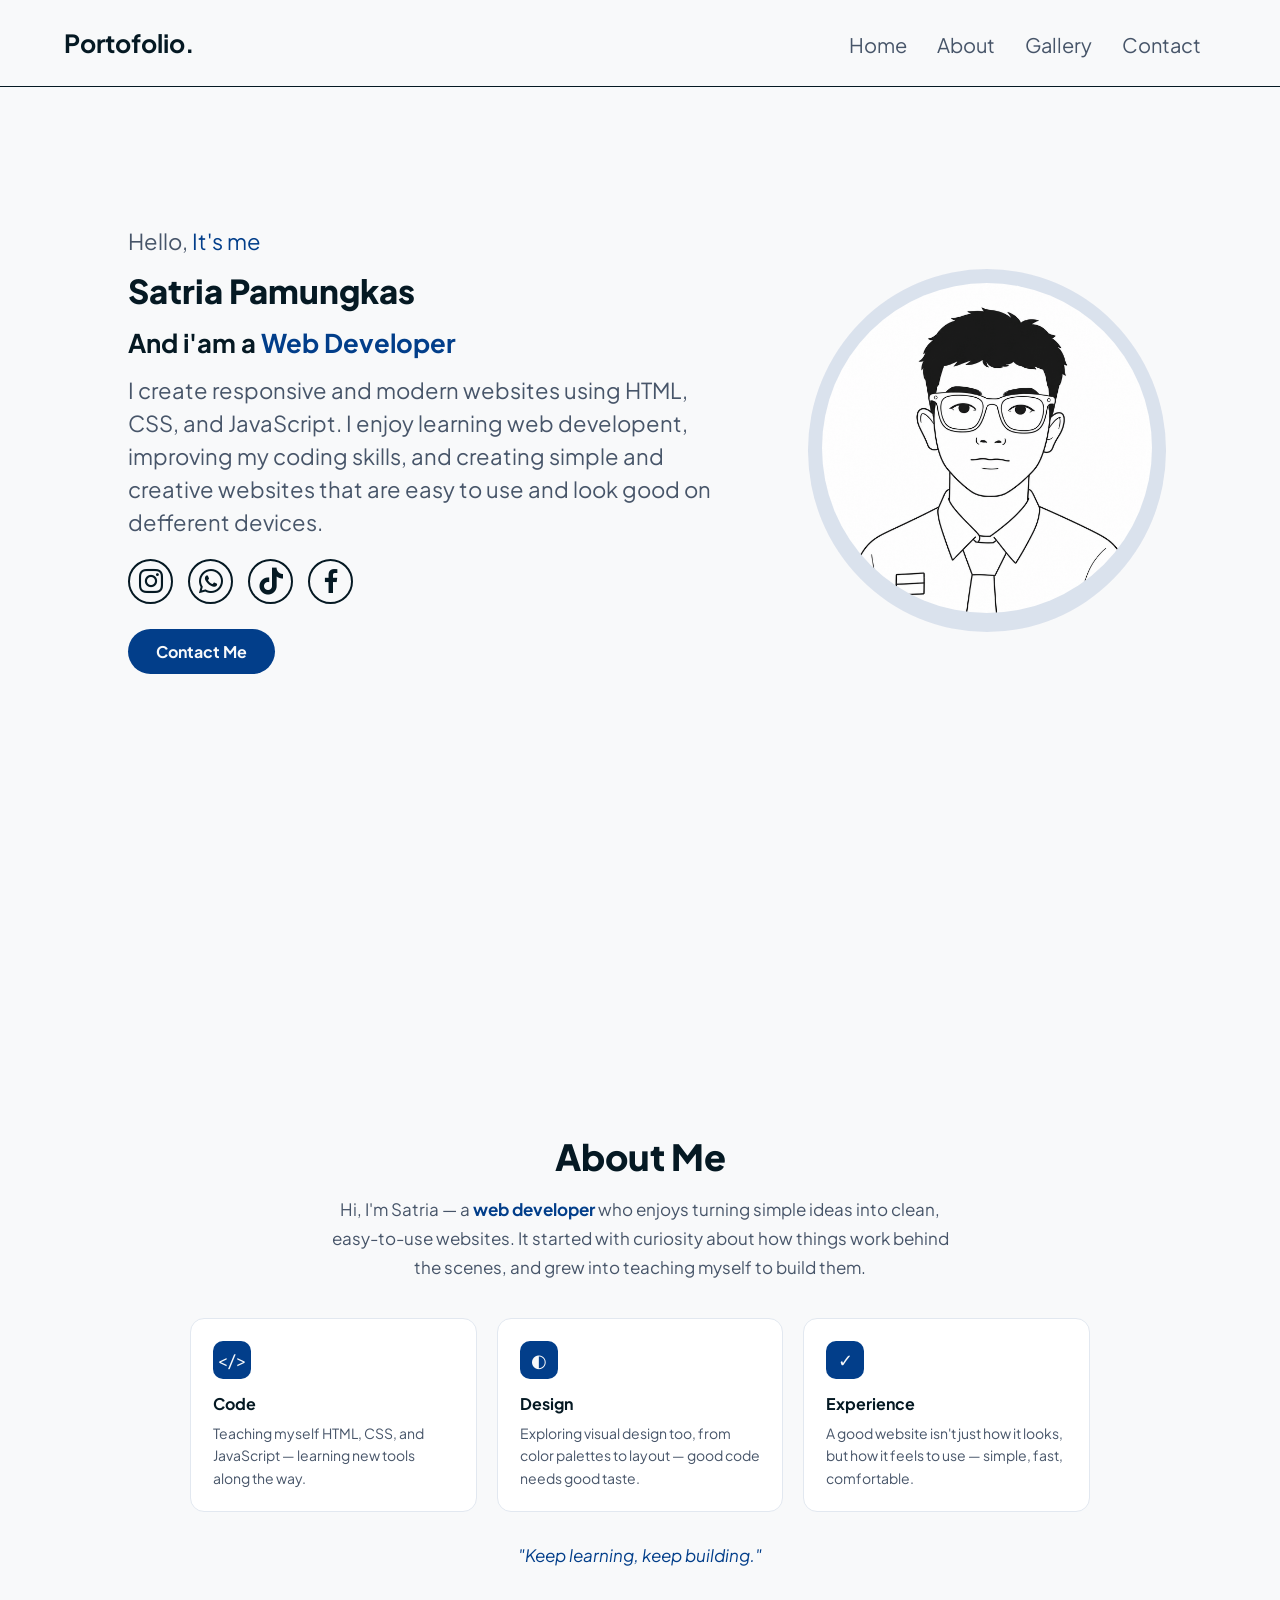
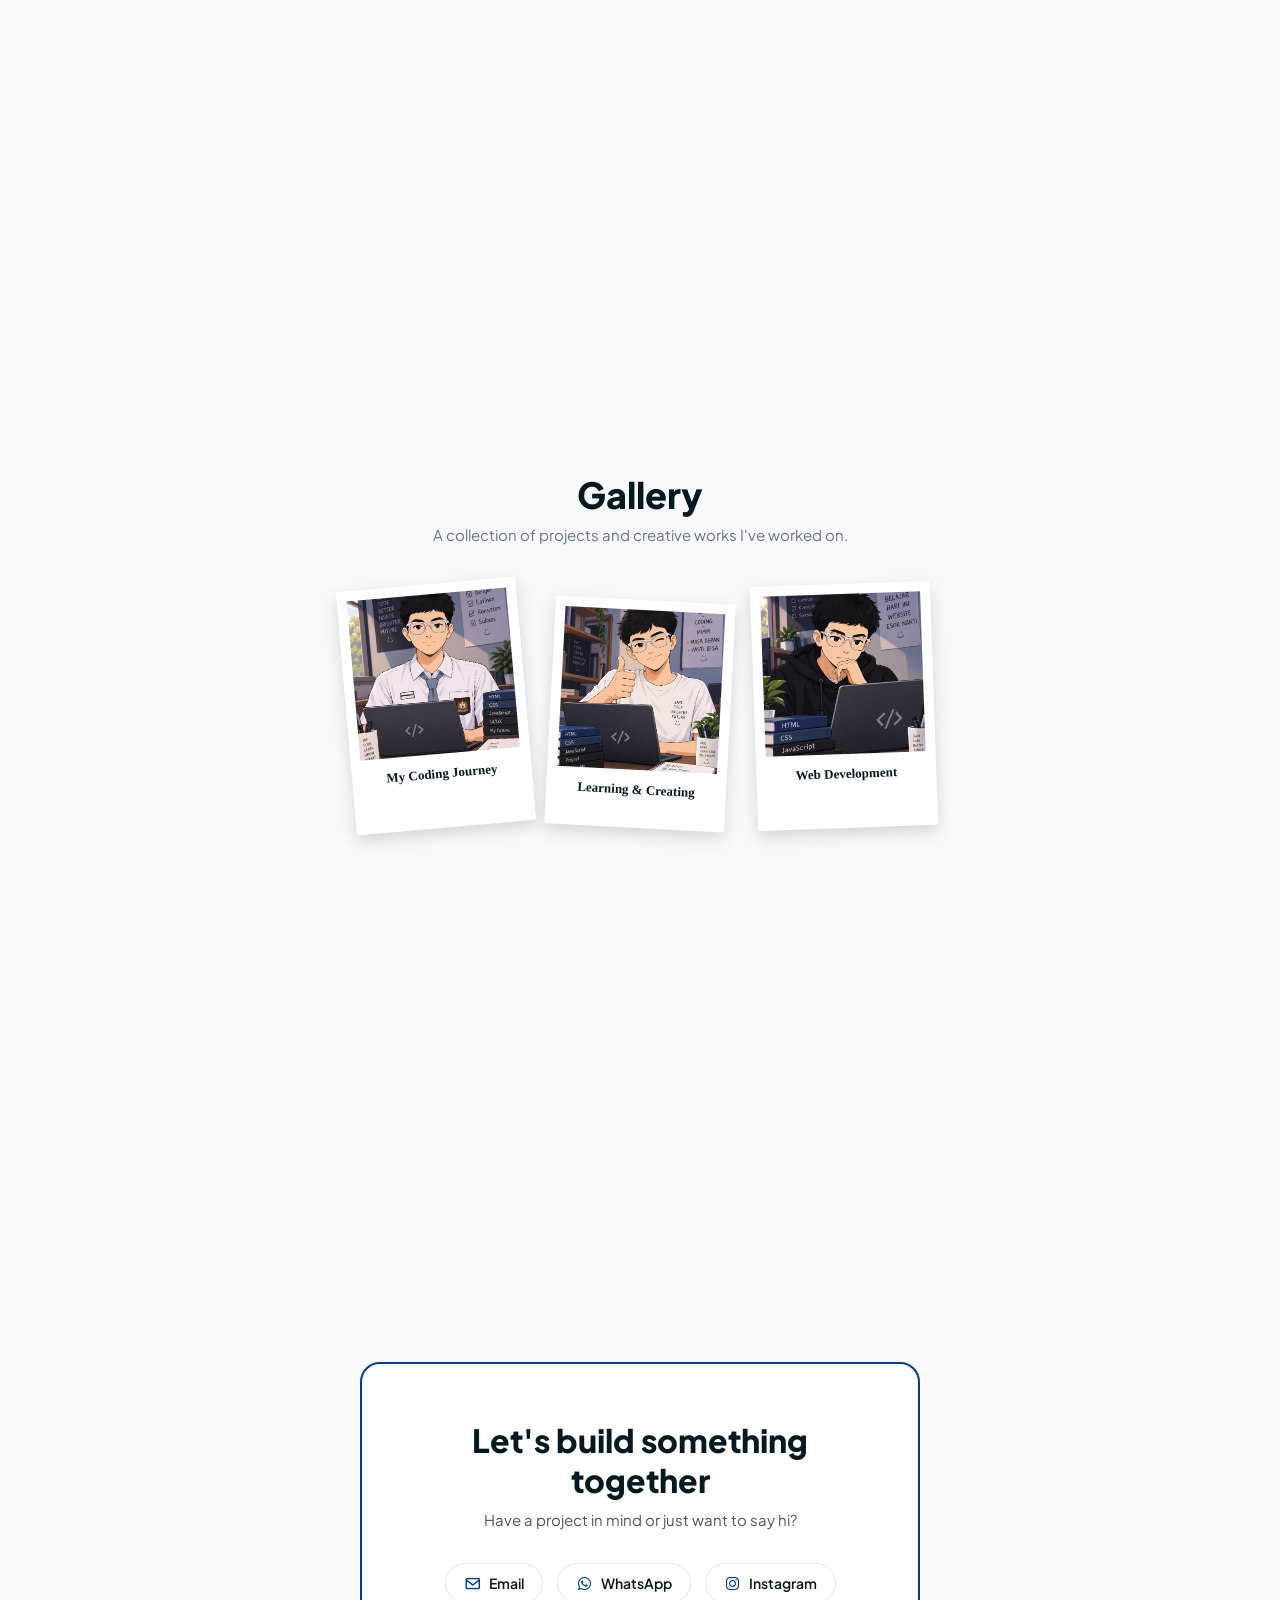
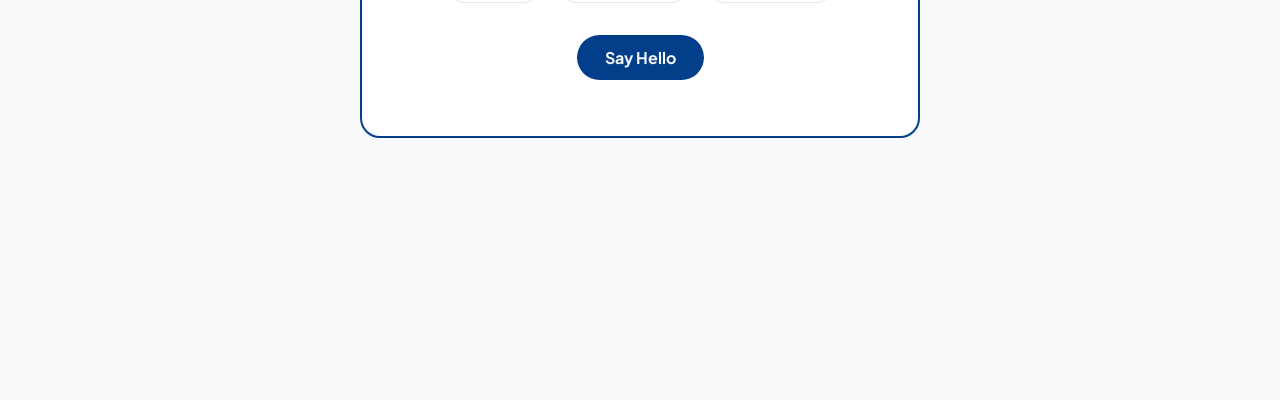
<file: index.html>
<!DOCTYPE html>
<html lang="en">
<head >
    <meta charset="UTF-8">
    <meta name="google-site-verification" content="MCtBKeyj6FKMHncMIZxrk03C1hSuM0fIpUICcZv17b0" />
    <meta name="viewport" content="width=device-width, initial-scale=1.0">
    <title>Satria Pamungkas — Web Developer Portfolio</title>
<meta name="description" content="Portfolio Satria Pamungkas, seorang web developer yang membuat website responsif dan modern menggunakan HTML, CSS, dan JavaScript.">
<meta name="keywords" content="Satria Pamungkas, web developer, portfolio, HTML CSS JavaScript">
<meta name="author" content="Satria Pamungkas">

<meta property="og:title" content="Satria Pamungkas — Web Developer Portfolio">
<meta property="og:description" content="Portfolio web developer yang membuat website responsif dan modern.">
<meta property="og:type" content="website">
<meta property="og:url" content="https://striapmnks-afk.github.io/portofolio/">
    <link rel="stylesheet" href="belajarnavbar.css">
    <link rel="preconnect" href="https://fonts.googleapis.com">
<link rel="preconnect" href="https://fonts.gstatic.com" crossorigin>
<link href="https://fonts.googleapis.com/css2?family=Plus+Jakarta+Sans:ital,wght@0,200..800;1,200..800&display=swap" rel="stylesheet">
    <link href='https://unpkg.com/boxicons@2.1.4/css/boxicons.min.css' rel='stylesheet'>
</head>
<body>
    <div class="countainer">
    <nav class="wrapper">
        <div class="brand">
            <div class="firstname">portofolio.</div>
        </div>

        <ul class="navigation">
            <li><a href="#home">home</a></li>
            <li><a href="#about">about</a></li>
            <li><a href="#gallery">gallery</a></li>
            <li><a href="#contact">contact</a></li>
        </ul>
    </nav>
    </div>

    <div class="section">
    <section id="home" class="home">
        <div class="hometext">
            <p class="hello">Hello, <span>It's me</span></p>
            <h1 class="satria">Satria Pamungkas</h1>
            <h3 class="developer">And i'am a <span>Web Developer</span></h3>
            <p class="description">I create responsive and modern websites using HTML, CSS, and JavaScript. I enjoy learning web developent, improving my coding skills, and creating simple and creative websites that are easy to use and look good on defferent devices.</p>
                <div class="social-media">
                    <a href="https://www.instagram.com/pamung.ia?igsi=Mnl4dnBvNDRldDY=" target="_blank"><i class="bx bxl-instagram"></i></a>
                    <a href="https://wa.me/6285782790780" target="_blank"><i class="bx bxl-whatsapp"></i></a>
                    <a href="https://www.tiktok.com/@stria.pmnks?_r=1&_t=ZS-99Ts4I9dv4D" c><i class="bx bxl-tiktok"></i></a>
                    <a href="https://www.facebook.com/share/1DWZZVRB1S/" target="_blank"><i class="bx bxl-facebook"></i></a>
                </div>
                <a href="#contact" class="cta-button">Contact Me</a>
        </div>
        <div class="picturehome">
            <div class="photo-blob"></div>
            <img class="picturehome-img" src="pmnks.png" alt="Foto Profil Satria Pamungkas">
        </div>
    </section>

   <section id="about" class="about">
  <h2 class="section-title">About Me</h2>
 
  <p class="about-intro">
    Hi, I'm Satria — a <strong>web developer</strong> who enjoys turning simple ideas
    into clean, easy-to-use websites. It started with curiosity about how things work
    behind the scenes, and grew into teaching myself to build them.
  </p>
 
  <div class="about-cards">
    <div class="about-card">
      <div class="about-card-icon">&lt;/&gt;</div>
      <h3>Code</h3>
      <p>Teaching myself HTML, CSS, and JavaScript — learning new tools along the way.</p>
    </div>
 
    <div class="about-card">
      <div class="about-card-icon">&#9680;</div>
      <h3>Design</h3>
      <p>Exploring visual design too, from color palettes to layout — good code needs good taste.</p>
    </div>
 
    <div class="about-card">
      <div class="about-card-icon">&#10003;</div>
      <h3>Experience</h3>
      <p>A good website isn't just how it looks, but how it feels to use — simple, fast, comfortable.</p>
    </div>
  </div>
 
  <p class="about-quote">"Keep learning, keep building."</p>
</section>

    <section id="gallery" class="gallery">
  <h2 class="section-title">Gallery</h2>
  <p class="section-subtitle">A collection of projects and creative works I've worked on.</p>
 
  <div class="gallery-grid">
    <div class="polaroid polaroid-1">
      <img src="gallery1.jpeg" alt="Deskripsi foto 1">
      <p class="polaroid-caption">My Coding Journey</p>
    </div>
 
    <div class="polaroid polaroid-2">
      <img src="gallery2.jpeg" alt="Deskripsi foto 2">
      <p class="polaroid-caption">Learning & Creating</p>
    </div>
 
    <div class="polaroid polaroid-3">
      <img src="gallery3.jpeg" alt="Deskripsi foto 3">
      <p class="polaroid-caption">Web Development</p>
    </div>
  </div>
</section>

    <section id="contact" class="contact">
  <div class="contact-panel">
    <h2 class="section-title">Let's build something together</h2>
    <p class="contact-subtitle">Have a project in mind or just want to say hi?</p>

    <div class="contact-row">
      <a href="mailto:emailkamu@gmail.com" class="contact-pill">
        <i class="bx bx-envelope"></i> Email
      </a>
      <a href="https://wa.me/6285782790780" target="_blank" class="contact-pill">
        <i class="bx bxl-whatsapp"></i> WhatsApp
      </a>
      <a href="https://www.instagram.com/pamung.ia?igsi=Mnl4dnBvNDRldDY=" target="_blank" class="contact-pill">
        <i class="bx bxl-instagram"></i> Instagram
      </a>
    </div>

    <a href="mailto:striapmnks@gmail.com" class="cta-button-outline">Say Hello</a>
  </div>
</section>
    </div>
</body>
</html>
</file>
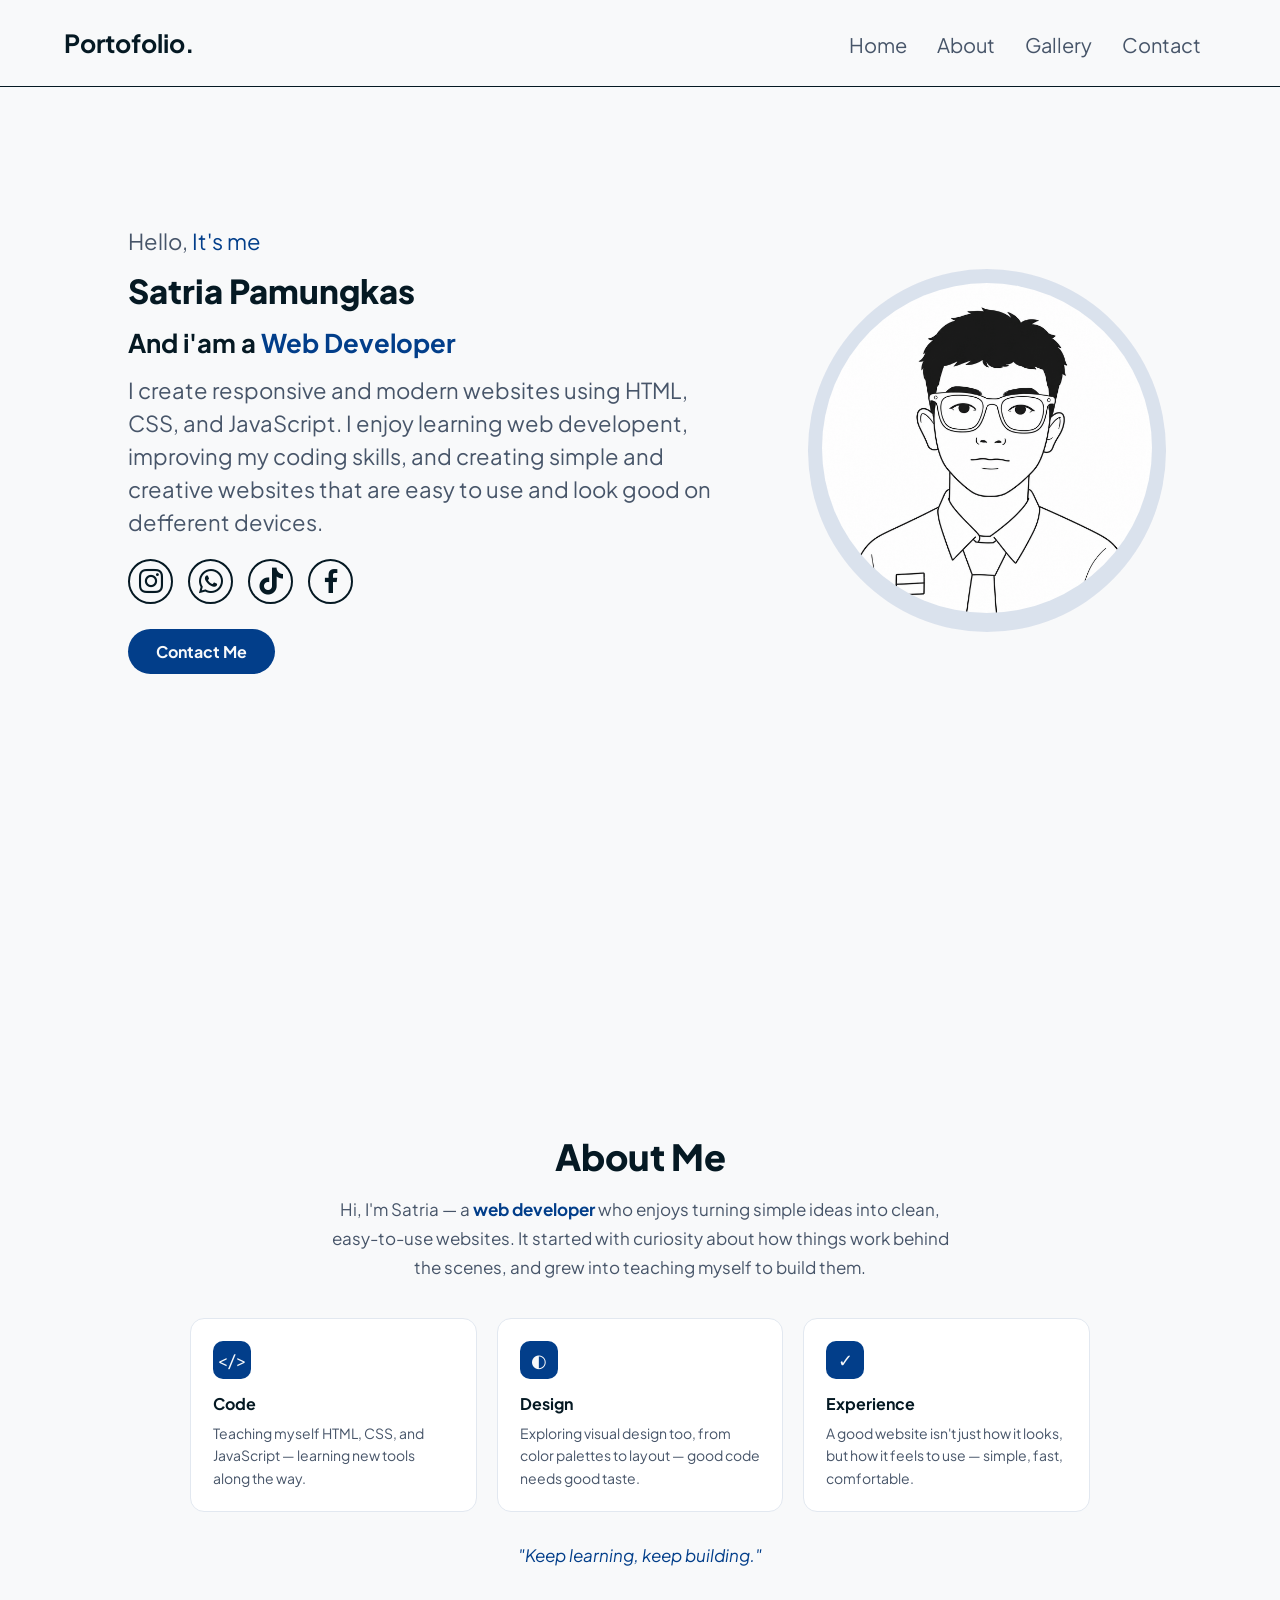
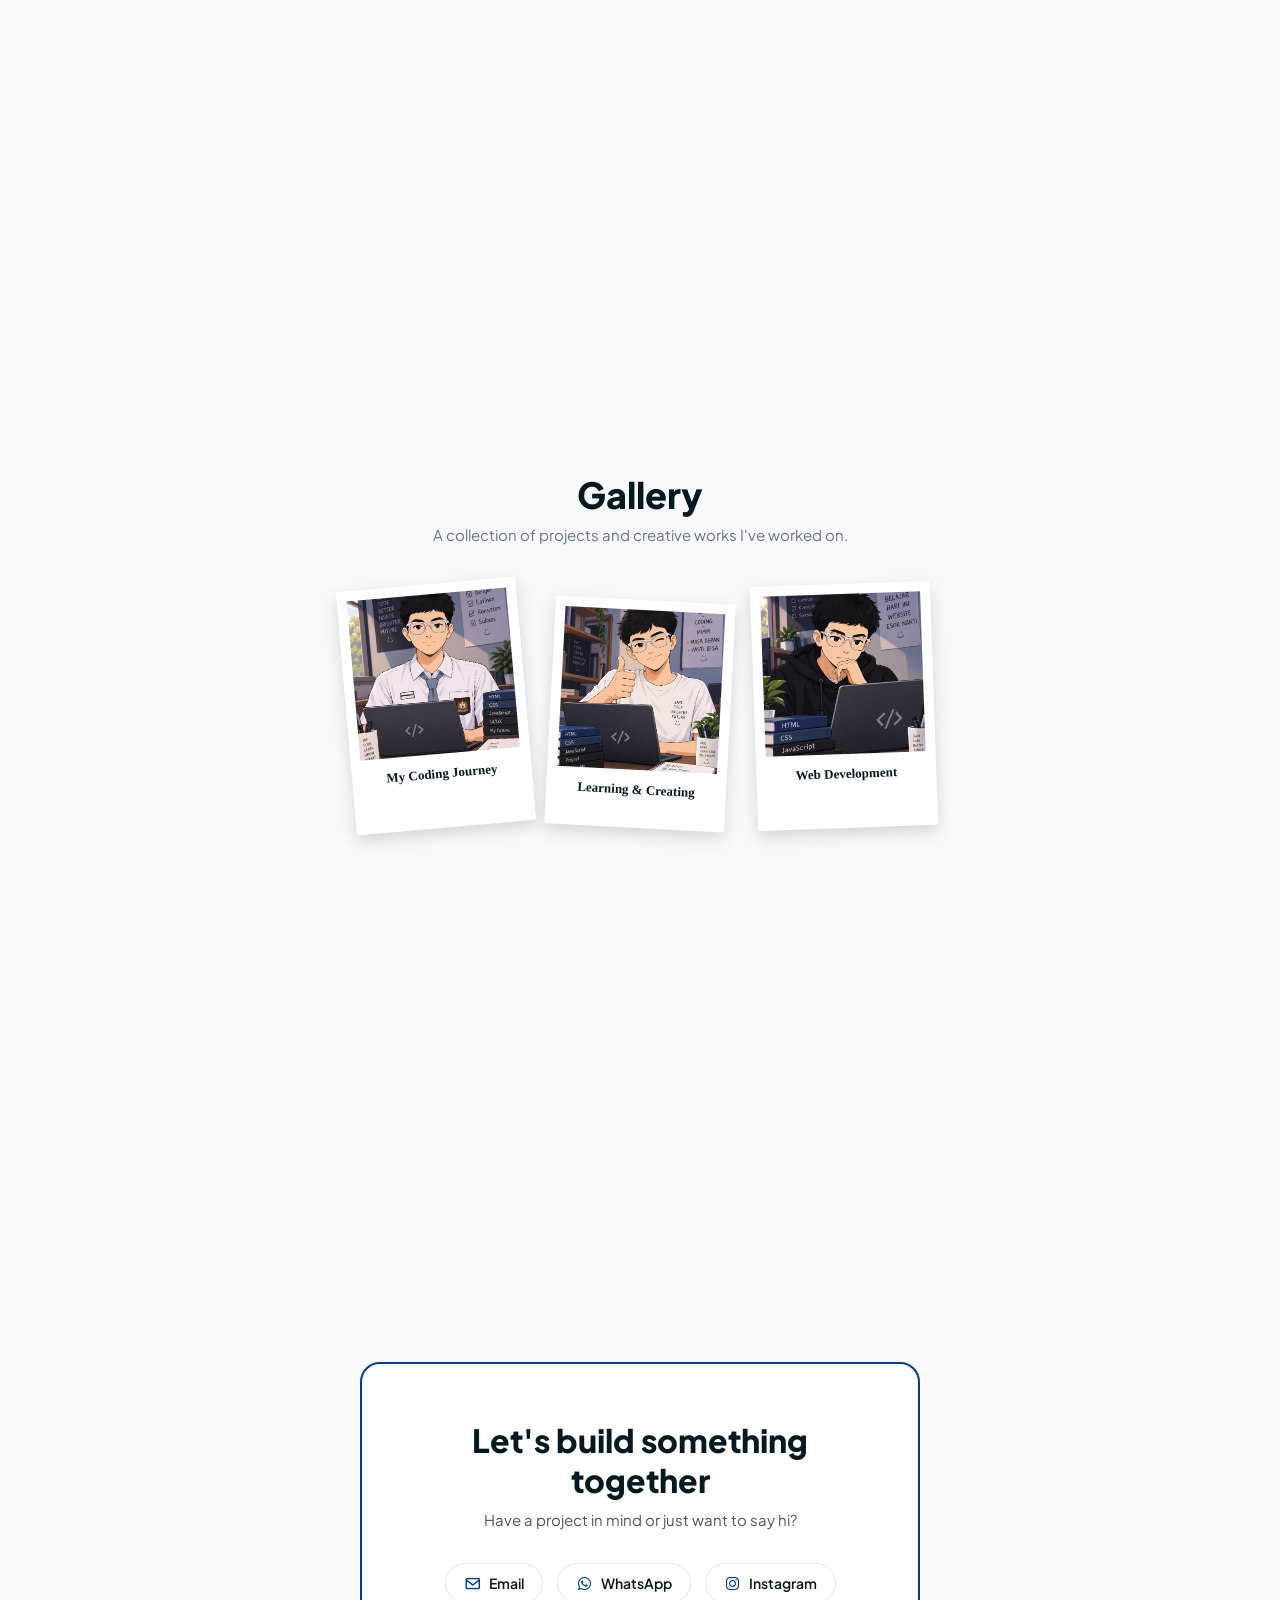
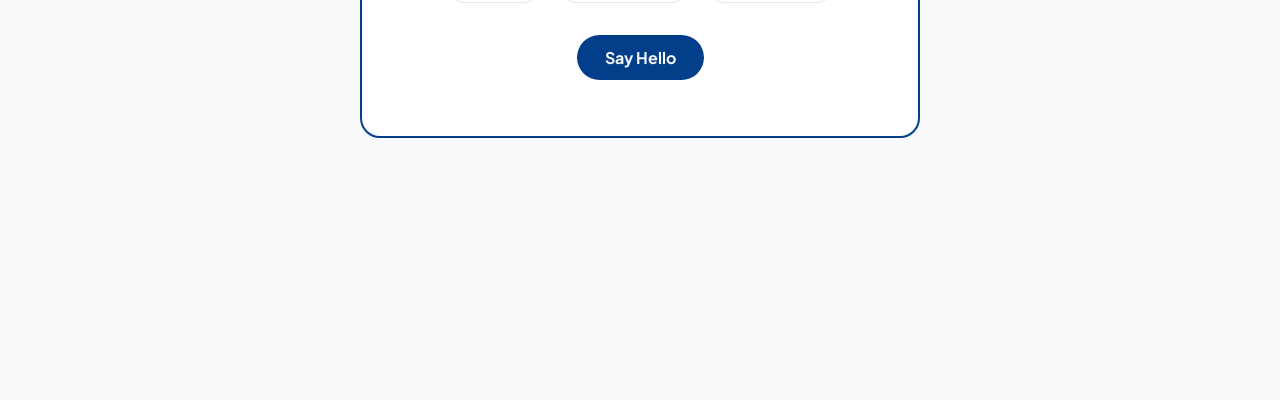
<file: belajarnavbar.html>
<!DOCTYPE html>
<html lang="en">
<head >
    <meta charset="UTF-8">
    <meta name="google-site-verification" content="MCtBKeyj6FKMHncMIZxrk03C1hSuM0fIpUICcZv17b0" />
    <meta name="viewport" content="width=device-width, initial-scale=1.0">
    <title>Satria Pamungkas — Web Developer Portfolio</title>
<meta name="description" content="Portfolio Satria Pamungkas, seorang web developer yang membuat website responsif dan modern menggunakan HTML, CSS, dan JavaScript.">
<meta name="keywords" content="Satria Pamungkas, web developer, portfolio, HTML CSS JavaScript">
<meta name="author" content="Satria Pamungkas">

<meta property="og:title" content="Satria Pamungkas — Web Developer Portfolio">
<meta property="og:description" content="Portfolio web developer yang membuat website responsif dan modern.">
<meta property="og:type" content="website">
<meta property="og:url" content="https://striapmnks-afk.github.io/portofolio/">
    <link rel="stylesheet" href="belajarnavbar.css">
    <link rel="preconnect" href="https://fonts.googleapis.com">
<link rel="preconnect" href="https://fonts.gstatic.com" crossorigin>
<link href="https://fonts.googleapis.com/css2?family=Plus+Jakarta+Sans:ital,wght@0,200..800;1,200..800&display=swap" rel="stylesheet">
    <link href='https://unpkg.com/boxicons@2.1.4/css/boxicons.min.css' rel='stylesheet'>
</head>
<body>
    <div class="countainer">
    <nav class="wrapper">
        <div class="brand">
            <div class="firstname">portofolio.</div>
        </div>

        <ul class="navigation">
            <li><a href="#home">home</a></li>
            <li><a href="#about">about</a></li>
            <li><a href="#gallery">gallery</a></li>
            <li><a href="#contact">contact</a></li>
        </ul>
    </nav>
    </div>

    <div class="section">
    <section id="home" class="home">
        <div class="hometext">
            <p class="hello">Hello, <span>It's me</span></p>
            <h1 class="satria">Satria Pamungkas</h1>
            <h3 class="developer">And i'am a <span>Web Developer</span></h3>
            <p class="description">I create responsive and modern websites using HTML, CSS, and JavaScript. I enjoy learning web developent, improving my coding skills, and creating simple and creative websites that are easy to use and look good on defferent devices.</p>
                <div class="social-media">
                    <a href="https://www.instagram.com/pamung.ia?igsi=Mnl4dnBvNDRldDY=" target="_blank"><i class="bx bxl-instagram"></i></a>
                    <a href="https://wa.me/6285782790780" target="_blank"><i class="bx bxl-whatsapp"></i></a>
                    <a href="https://www.tiktok.com/@stria.pmnks?_r=1&_t=ZS-99Ts4I9dv4D" c><i class="bx bxl-tiktok"></i></a>
                    <a href="https://www.facebook.com/share/1DWZZVRB1S/" target="_blank"><i class="bx bxl-facebook"></i></a>
                </div>
                <a href="#contact" class="cta-button">Contact Me</a>
        </div>
        <div class="picturehome">
            <div class="photo-blob"></div>
            <img class="picturehome-img" src="pmnks.png" alt="Foto Profil Satria Pamungkas">
        </div>
    </section>

   <section id="about" class="about">
  <h2 class="section-title">About Me</h2>
 
  <p class="about-intro">
    Hi, I'm Satria — a <strong>web developer</strong> who enjoys turning simple ideas
    into clean, easy-to-use websites. It started with curiosity about how things work
    behind the scenes, and grew into teaching myself to build them.
  </p>
 
  <div class="about-cards">
    <div class="about-card">
      <div class="about-card-icon">&lt;/&gt;</div>
      <h3>Code</h3>
      <p>Teaching myself HTML, CSS, and JavaScript — learning new tools along the way.</p>
    </div>
 
    <div class="about-card">
      <div class="about-card-icon">&#9680;</div>
      <h3>Design</h3>
      <p>Exploring visual design too, from color palettes to layout — good code needs good taste.</p>
    </div>
 
    <div class="about-card">
      <div class="about-card-icon">&#10003;</div>
      <h3>Experience</h3>
      <p>A good website isn't just how it looks, but how it feels to use — simple, fast, comfortable.</p>
    </div>
  </div>
 
  <p class="about-quote">"Keep learning, keep building."</p>
</section>

    <section id="gallery" class="gallery">
  <h2 class="section-title">Gallery</h2>
  <p class="section-subtitle">A collection of projects and creative works I've worked on.</p>
 
  <div class="gallery-grid">
    <div class="polaroid polaroid-1">
      <img src="gallery1.jpeg" alt="Deskripsi foto 1">
      <p class="polaroid-caption">My Coding Journey</p>
    </div>
 
    <div class="polaroid polaroid-2">
      <img src="gallery2.jpeg" alt="Deskripsi foto 2">
      <p class="polaroid-caption">Learning & Creating</p>
    </div>
 
    <div class="polaroid polaroid-3">
      <img src="gallery3.jpeg" alt="Deskripsi foto 3">
      <p class="polaroid-caption">Web Development</p>
    </div>
  </div>
</section>

    <section id="contact" class="contact">
  <div class="contact-panel">
    <h2 class="section-title">Let's build something together</h2>
    <p class="contact-subtitle">Have a project in mind or just want to say hi?</p>

    <div class="contact-row">
      <a href="mailto:emailkamu@gmail.com" class="contact-pill">
        <i class="bx bx-envelope"></i> Email
      </a>
      <a href="https://wa.me/6285899930331" target="_blank" class="contact-pill">
        <i class="bx bxl-whatsapp"></i> WhatsApp
      </a>
      <a href="https://www.instagram.com/pamung.ia?igsi=Mnl4dnBvNDRldDY=" target="_blank" class="contact-pill">
        <i class="bx bxl-instagram"></i> Instagram
      </a>
    </div>

    <a href="mailto:striapmnks@gmail.com" class="cta-button-outline">Say Hello</a>
  </div>
</section>
    </div>
</body>
</html>
</file>
<file: belajarnavbar.css>
:root {
    --color-accent: #051923;
    --color-text: #f8f9fa;
    --color-blue: #023e8a;
    --color-grey: #475569;
}

html {
    scroll-behavior: smooth;                                                                                                
}

body {
    background: var(--color-text);
    min-height: 100vh;
    color: var(--color-accent);
}

html, body {
    overflow-x: hidden;
    width: 100%;
}

img {
    max-width: 100%;
    height: auto;
}

* {                                                                                                                         
    margin: 0px;                                                                                                           
    padding: 0px;                                                                                                           
    box-sizing: border-box;                                                                                                 
    font-family: "Plus Jakarta Sans", sans-serif;                                                                                      
}

.countainer {                                                                                                               
    display: flex;                                                                                                          
    width: 100%;                                                                                                           
}

.wrapper {                                                                                                                  
    width: 100%;                                                                                                           
    height: auto;
    min-height: 60px;                                                                                                          
    background-color: var(--color-text);                                                                                            
    display: flex;                                                                                                          
    font-size: 25px;                                                                                                       
    padding: 12px 5%;                                                                                                          
    justify-content: space-between;                                                                                         
    align-items: center;                                                                                                   
    position: fixed;                                                                                                        
    top: 0;                                                                                                                 
    left: 0;                                                                                                                
    width: 100%;                                                                                                            
    z-index: 1000;                                                                                                         
    border-bottom: 1px solid var(--color-accent);
}

.brand {                                                                                                                    
    display: flex;                                                                                                          
    flex-direction: row;                                                                                                    
    text-transform: capitalize;                                                                                             
    font-weight: 700;                                                                                                       
}

.firstname {
    color: var(--color-accent);                                                                                                       
}

.navigation {                                                                                                                  
    display: flex;                                                                                                         
    align-items: center;                                                                                                   
    justify-content: center;                                                                                                
}

.navigation li {                                                                                                           
    list-style: none;                                                                                                       
    padding: 15px;                                                                                                         
}

.navigation li a {                                                                                                           
    color: var(--color-grey);                                                                                                       
    display: inline-block;                                                                                                  
    font-size: 20px;                                                                                                       
    text-decoration: none;                                                                                                  
    transition: 0.3s ease;                                                                                                  
    text-transform: capitalize;                                                                                             
    position: relative;
}

.navigation li a::after {                                                                                                   
    content: "";
    position: absolute;
    left: 50%;                                                                                                              
    bottom: -4px;                                                                                                           
    width: 0%;                                                                                                              
    height: 2px;                                                                                                           
    background-color: var(--color-blue);                                                                                         
    border-radius: 2px;                                                                                                     
    transition: width 0.35s cubic-bezier(0.65, 0, 0.35, 1), left 0.35s cubic-bezier(0.65, 0, 0.35, 1);                     
}

.navigation li a:hover {                                                                                                   
    color: var(--color-blue);                                                                                             
}

.navigation li a:hover::after {                                                                                            
    width: 100%;                                                                                                            
    left: 0%;                                                                                                               
}

section {                                                                                                                      
    min-height: 100vh;                                                                                                      
    padding-top: 60px;                                                                                                      
}

.home {
    display: flex;
    padding: 60px 10%;
    align-items: center;
    justify-content: space-between;
    font-size: 22px;
}

.hello {
    color: var(--color-grey);
}

span {
    color: var(--color-blue);
}

.satria {
    color: var(--color-accent);
    font-weight: 800;
    margin-top: 15px;
}

.developer {
    color: var(--color-accent);
    margin-bottom: 15px;
    margin-top: 15px;
}

.description {
    color: var(--color-grey);
    max-width: 600px;
    line-height: 1.5;
}

.social-media {
    display: flex;
    gap: 15px;
    margin-top: 20px;
}

.social-media a {
    display: flex;
    font-size: 32px;
    text-decoration: none;
    justify-content: center;
    align-items: center;

    width: 45px;
    height: 45px;

    color: var(--color-accent);
    border: 2px solid var(--color-accent);
    border-radius: 50%;
    transition: 0.3s ease;
}

.social-media a:hover {
    transform: translateY(-5px);
    background-color: var(--color-blue);
    color: var(--color-text);
    border-color: var(--color-blue);
}

.cta-button {
    display: inline-block;
    margin-top: 25px;                                                                                        
    padding: 12px 28px;
    background-color: var(--color-blue);                                                                     
    color: var(--color-text);                                                                                
    font-size: 16px;
    font-weight: 700;
    text-decoration: none;
    border-radius: 30px;                                                                                     
    transition: 0.3s ease;
}

.cta-button:hover {
    transform: translateY(-3px);                                                                              
    background-color: var(--color-accent);                                                                  
}

.picturehome {
    position: relative;                                                                                      
}

.photo-blob {
    position: absolute;
    inset: -14px;                                                                                            
    background-color: var(--color-blue);
    opacity: 0.12;                                                                                          
    border-radius: 50%;
    z-index: -1;                                                                                            
}


.picturehome-img {
    width: 330px;
    height: 330px;
    object-fit: cover;
    border-radius: 50%;
    position: relative;
}
    
.about {
  min-height: 100vh;
  display: flex;
  flex-direction: column;
  align-items: center;
  justify-content: center;
  padding: 40px 24px;
  text-align: center;
}
 
.about .section-title {
  font-size: 36px;
  font-weight: 800;
  color: var(--color-accent);
  margin-bottom: 16px;
}
 
.about-intro {
  max-width: 640px;
  margin: 0 auto 36px;
  font-size: 17px;
  line-height: 1.7;
  color: var(--color-grey);
}
 
.about-intro strong {
  color: var(--color-blue); /* accent biru */
}
 
.about-cards {
  display: grid;
  grid-template-columns: repeat(3, 1fr);
  gap: 20px;
  max-width: 900px;
  width: 100%;
  text-align: left;
  margin-bottom: 32px;
}
 
.about-card {
  background: #fff;
  border: 1px solid #e2e8f0;
  border-radius: 14px;
  padding: 22px;
  transition: transform 0.2s ease, box-shadow 0.2s ease;
}
 
.about-card:hover {
  transform: translateY(-4px);
  box-shadow: 0 10px 24px rgba(5, 25, 35, 0.08);
}
 
.about-card-icon {
  width: 38px;
  height: 38px;
  border-radius: 10px;
  background: var(--color-blue);
  color: var(--color-text);
  display: flex;
  align-items: center;
  justify-content: center;
  font-size: 18px;
  margin-bottom: 14px;
}
 
.about-card h3 {
  font-size: 16px;
  font-weight: 700;
  margin-bottom: 8px;
  color: var(--color-accent);
}
 
.about-card p {
  font-size: 14px;
  line-height: 1.6;
  color: var(--color-grey);
}
 
.about-quote {
  font-style: italic;
  color: var(--color-blue);
  font-size: 17px;
}
 

@media (max-width: 700px) {
  .about-cards {
    grid-template-columns: 1fr;
  }
}

.gallery {
  min-height: 100vh;
  display: flex;
  flex-direction: column;
  align-items: center;
  justify-content: center;
  padding: 40px 24px;
  text-align: center;
}
 
.gallery .section-title {
  font-size: 36px;
  font-weight: 800;
  color: var(--color-accent);
  margin-bottom: 8px;
}
 
.gallery .section-subtitle {
  font-size: 15px;
  color: #64748b;
  margin-bottom: 40px;
}
 
.gallery-grid {
  display: flex;
  gap: 24px;
  justify-content: center;
  flex-wrap: wrap;
  max-width: 800px;
}
 
.polaroid {
  background: #fff;
  padding: 10px 10px 30px;
  border-radius: 2px;
  box-shadow: 0 6px 16px rgba(0, 0, 0, 0.15);
  width: 180px;
  transition: transform 0.3s ease, box-shadow 0.3s ease;
}
 
.polaroid img {
  width: 100%;
  aspect-ratio: 1 / 1;
  object-fit: cover;
  display: block;
}
 
.polaroid-caption {
  margin-top: 12px;
  font-size: 13px;
  font-weight: 600;
  color: var(--color-accent);
  text-align: center;
  font-family: 'Caveat', cursive; 
}
 

.polaroid-1 { transform: rotate(-5deg); }
.polaroid-2 { transform: rotate(3deg); margin-top: 16px; }
.polaroid-3 { transform: rotate(-2deg); }
 

.polaroid:hover {
  transform: rotate(0deg) scale(1.05);
  box-shadow: 0 10px 24px rgba(0, 0, 0, 0.2);
  z-index: 2;
}
 

@media (max-width: 700px) {
  .gallery-grid {
    flex-direction: column;
    align-items: center;
  }
  .polaroid-1, .polaroid-2, .polaroid-3 {
    transform: rotate(0deg);
    margin-top: 0;
  }
}

.contact {
  min-height: 100vh;
  display: flex;
  flex-direction: column;
  align-items: center;
  justify-content: center;
  padding: 40px 24px;
  text-align: center;
}

.contact-panel {
  background: #fff;
  color: var(--color-accent);
  border: 2px solid var(--color-blue);
  border-radius: 20px;
  padding: 56px 48px;
  max-width: 560px;
  width: 100%;
}
.contact-panel .section-title { font-size: 32px; font-weight: 800; margin-bottom: 10px; color: var(--color-accent); }
.contact-subtitle { font-size: 15px; color: var(--color-grey); margin-bottom: 34px; }

.contact-row {
  display: flex;
  justify-content: center;
  gap: 14px;
  margin-bottom: 32px;
  flex-wrap: wrap;
}
.contact-pill {
  display: flex;
  align-items: center;
  gap: 8px;
  padding: 10px 18px;
  border: 1px solid #e2e8f0;
  border-radius: 30px;
  text-decoration: none;
  color: var(--color-accent);
  font-size: 14px;
  font-weight: 600;
  transition: 0.25s ease;
}
.contact-pill i { font-size: 17px; color: var(--color-blue); }
.contact-pill:hover { border-color: var(--color-blue); background: #eef4fb; transform: translateY(-2px); }

.cta-button-outline {
  display: inline-block;
  padding: 12px 28px;
  background-color: var(--color-blue);
  color: var(--color-text);
  font-size: 16px;
  font-weight: 700;
  text-decoration: none;
  border-radius: 30px;
  transition: 0.3s ease;
}
.cta-button-outline:hover { transform: translateY(-3px); background-color: var(--color-accent); }

@media (max-width: 700px) {
    .wrapper {
        padding: 18px 5%;
        font-size: 20px;
    }
    .navigation li a {
        font-size: 15px;
    }
    .navigation li {
        padding: 8px;
    }
    section {
        padding-top: 90px;
    }
    .home {
        flex-direction: column;
        text-align: center;
        padding: 40px 6%;
    }
    .picturehome-img {
        width: 220px;
        height: 220px;
        margin-top: 24px;
    }
    .social-media {
        justify-content: center;
    }
    .description {
        max-width: 100%;
    }
}
</file>
